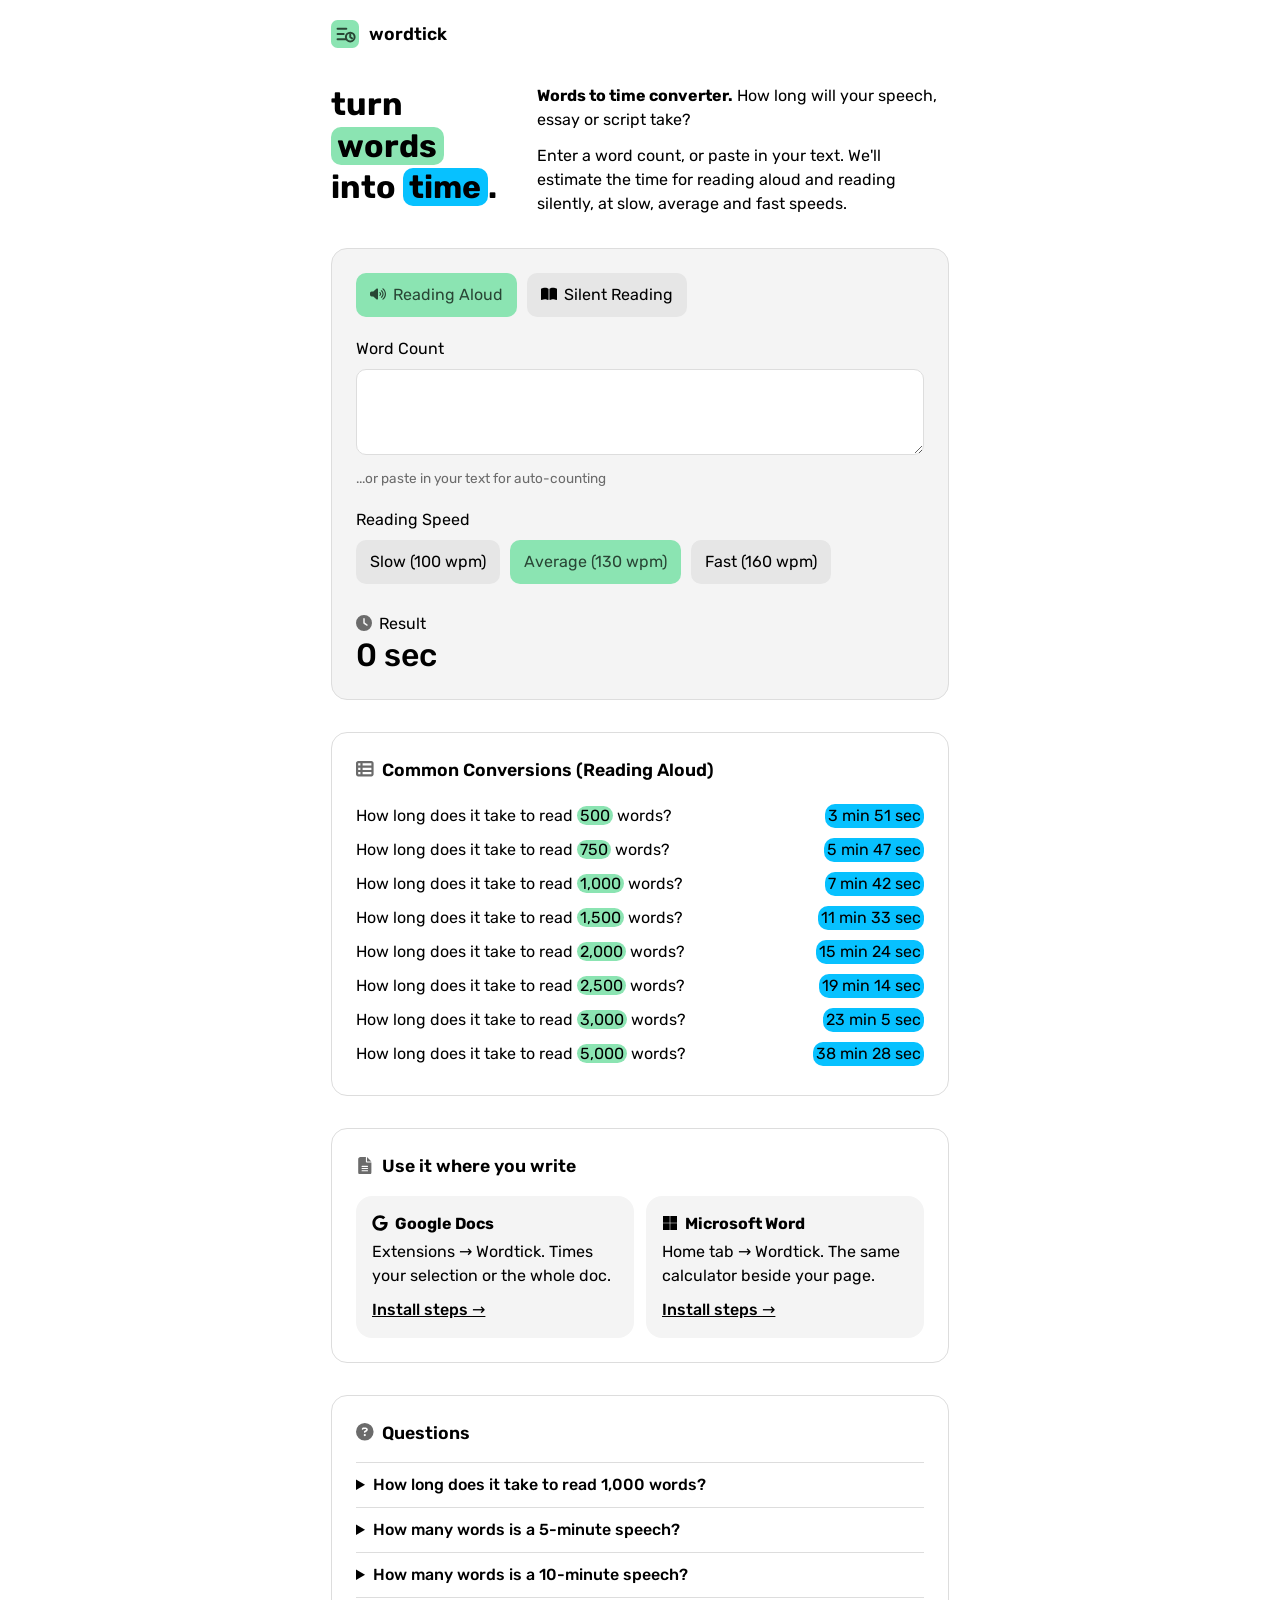
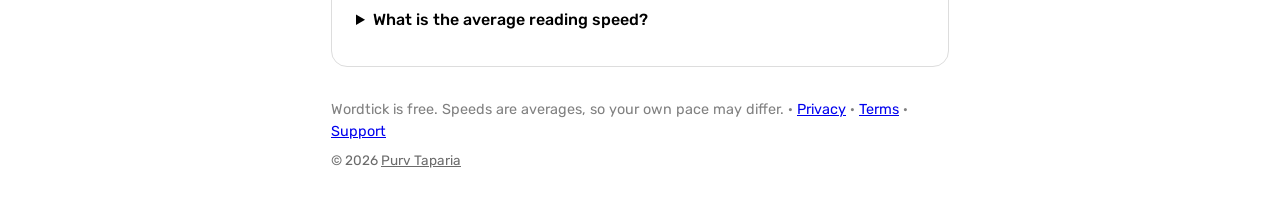
<file: web/index.html>
<!doctype html><html lang="en"><head><meta charset="utf-8"><meta name="viewport" content="width=device-width,initial-scale=1">
<title>Words to Time Converter – How Long to Read or Say Any Text | Wordtick</title>
<meta name="description" content="Free words to time calculator. Paste your text or enter a word count to see how long it takes to read aloud or silently. Also available for Google Docs and Microsoft Word.">
<link rel="canonical" href="https://wordtick.vercel.app/">
<meta property="og:title" content="Words to Time Converter | Wordtick"><meta property="og:description" content="Free words to time calculator: see how long any text takes to read aloud or silently."><meta property="og:url" content="https://wordtick.vercel.app/"><meta property="og:type" content="website"><meta property="og:image" content="https://wordtick.vercel.app/store/shot-site-1280x800.png"><meta name="twitter:card" content="summary_large_image">
<script type="application/ld+json">{"@context":"https://schema.org","@type":"WebApplication","name":"Wordtick – Words to Time Converter","url":"https://wordtick.vercel.app/","applicationCategory":"UtilitiesApplication","operatingSystem":"Any","offers":{"@type":"Offer","price":"0","priceCurrency":"USD"}}</script>
<link rel="icon" href="logo.svg"><link rel="stylesheet" href="style.css">
<style>
.page{max-width:650px;margin:0 auto;padding:0 16px}
.top{display:flex;align-items:center;gap:10px;padding:20px 0 0;font-weight:600;font-size:1.1rem}.top img{width:28px;height:28px}
.hero{display:grid;grid-template-columns:auto 1fr;gap:20px 40px;align-items:start;margin:36px 0 32px}
h1{font-size:2rem;line-height:1.3;font-weight:700;margin:0}.hero p{margin:0 0 12px}.hero p:last-child{margin:0}
@media(max-width:560px){.hero{grid-template-columns:1fr}}
.box{border:1px solid var(--line);border-radius:var(--rl);padding:24px;margin-top:32px}
h2{font-size:1.1rem;font-weight:600;margin:0 0 16px}
.row{display:flex;justify-content:space-between;gap:12px;padding:5px 0;flex-wrap:wrap}
.row span:last-child{white-space:nowrap}
details{padding:10px 0;border-top:1px solid var(--line)}summary{cursor:pointer;font-weight:500}details p{margin:8px 0 0;color:var(--mute)}
.add{display:grid;grid-template-columns:1fr 1fr;gap:12px}@media(max-width:560px){.add{grid-template-columns:1fr}}
.add div{background:var(--card);border-radius:var(--rl);padding:16px}.add b{display:block;margin-bottom:4px}.add a{display:block;margin-top:10px;color:inherit;font-weight:500}
footer{color:#808080;margin:32px 0 40px;font-size:.9rem}
</style></head><body><div class="page">
<div class="top"><img src="logo.svg" alt="">wordtick</div>
<div class="hero"><h1>turn<br><span class="m">words</span><br>into <span class="c">time</span>.</h1>
<div><p><strong>Words to time converter.</strong> How long will your speech, essay or script take?</p><p>Enter a word count, or paste in your text. We'll estimate the time for reading aloud and reading silently, at slow, average and fast speeds.</p></div></div>
<div id="app"></div>
<div class="box"><h2 data-i="table-list">Common Conversions (Reading Aloud)</h2><div id="tbl"></div></div>
<div class="box"><h2 data-i="file-lines">Use it where you write</h2><div class="add"><div><b data-i="google">Google Docs</b>Extensions → Wordtick. Times your selection or the whole doc.<a href="docs.html">Install steps →</a></div><div><b data-i="microsoft">Microsoft Word</b>Home tab → Wordtick. The same calculator beside your page.<a href="word.html">Install steps →</a></div></div></div>
<div class="box"><h2 data-i="circle-question">Questions</h2><div id="faq"></div></div>
<footer>Wordtick is free. Speeds are averages, so your own pace may differ. · <a href="privacy.html">Privacy</a> · <a href="terms.html">Terms</a> · <a href="support.html">Support</a><span class="copy">© 2026 <a href="https://tapariapurv.github.io" target="_blank" rel="noopener">Purv Taparia</a></span></footer>
</div>
<script src="core.js"></script>
<script>
WP.mount(document.getElementById('app'));
document.querySelectorAll('[data-i]').forEach(function(e){e.insertAdjacentHTML('afterbegin',WP.icon(e.dataset.i))});
document.getElementById('tbl').innerHTML=[500,750,1000,1500,2000,2500,3000,5000].map(function(n){
 return'<div class="row"><span>How long does it take to read <span class="m">'+n.toLocaleString()+'</span> words?</span><span class="c">'+WP.fmt(n,130)+'</span></div>'}).join('');
var q=[['How long does it take to read 1,000 words?','About '+WP.fmt(1000,130)+' out loud at an average 130 words per minute, or '+WP.fmt(1000,250)+' silently at 250.'],
['How many words is a 5-minute speech?','Around 650 words at an average speaking pace of 130 words per minute.'],
['How many words is a 10-minute speech?','Around 1,300 words at an average speaking pace of 130 words per minute.'],
['What is the average reading speed?','Reading aloud averages about 130 words per minute. Silent reading is faster, around 250.']];
document.getElementById('faq').innerHTML=q.map(function(x){return'<details><summary>'+x[0]+'</summary><p>'+x[1]+'</p></details>'}).join('');
document.head.insertAdjacentHTML('beforeend','<script type="application/ld+json">'+JSON.stringify({'@context':'https://schema.org','@type':'FAQPage',mainEntity:q.map(function(x){return{'@type':'Question',name:x[0],acceptedAnswer:{'@type':'Answer',text:x[1]}}})})+'<\/script>');
</script></body></html>
</file>
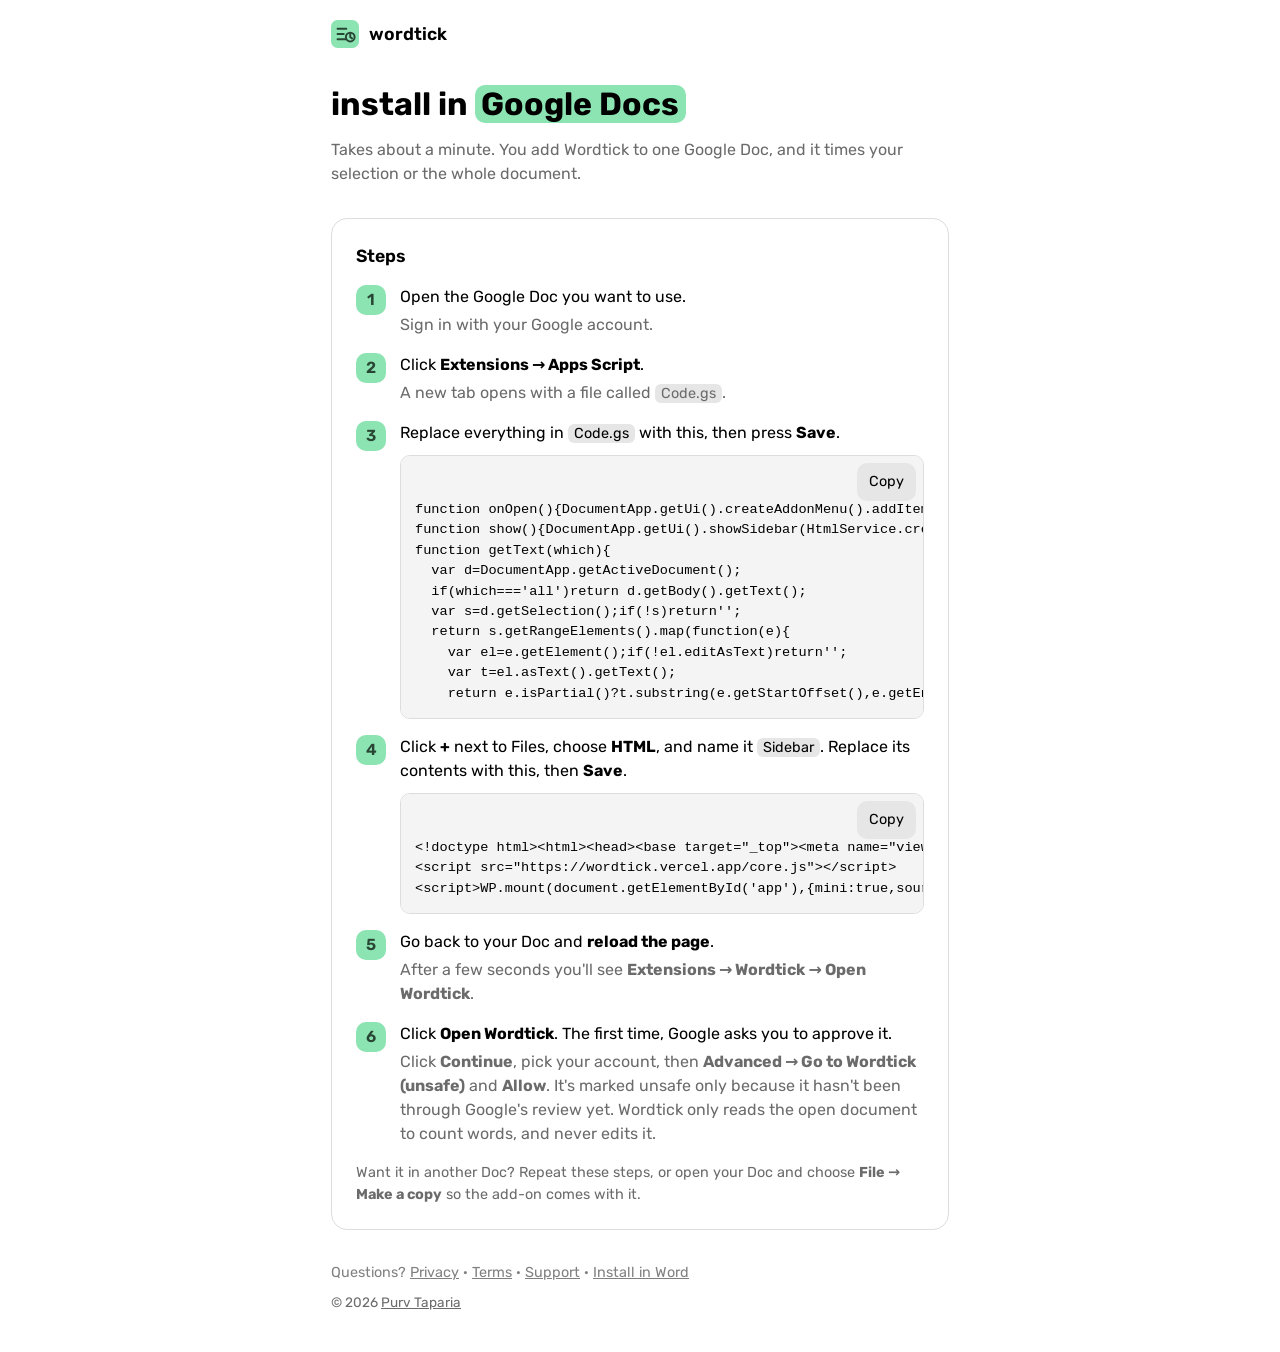
<file: web/docs.html>
<!doctype html><html lang="en"><head><meta charset="utf-8"><meta name="viewport" content="width=device-width,initial-scale=1">
<title>Install Wordtick in Google Docs</title>
<meta name="description" content="Add the free Wordtick words-to-time calculator to a Google Doc in about a minute. No store needed.">
<link rel="canonical" href="https://wordtick.vercel.app/docs.html"><link rel="icon" href="logo.svg"><link rel="stylesheet" href="style.css"><link rel="stylesheet" href="install.css"></head><body><div class="page">
<a class="top" href="/"><img src="logo.svg" alt="">wordtick</a>
<h1>install in <span class="m">Google Docs</span></h1>
<p class="lead">Takes about a minute. You add Wordtick to one Google Doc, and it times your selection or the whole document.</p>
<div class="box"><h2>Steps</h2><ol>
<li>Open the Google Doc you want to use.<p>Sign in with your Google account.</p></li>
<li>Click <b>Extensions → Apps Script</b>.<p>A new tab opens with a file called <code>Code.gs</code>.</p></li>
<li>Replace everything in <code>Code.gs</code> with this, then press <b>Save</b>.
<div class="code"><button type="button" data-c="c1">Copy</button><pre id="c1">function onOpen(){DocumentApp.getUi().createAddonMenu().addItem('Open Wordtick','show').addToUi()}
function show(){DocumentApp.getUi().showSidebar(HtmlService.createHtmlOutputFromFile('Sidebar').setTitle('Wordtick'))}
function getText(which){
  var d=DocumentApp.getActiveDocument();
  if(which==='all')return d.getBody().getText();
  var s=d.getSelection();if(!s)return'';
  return s.getRangeElements().map(function(e){
    var el=e.getElement();if(!el.editAsText)return'';
    var t=el.asText().getText();
    return e.isPartial()?t.substring(e.getStartOffset(),e.getEndOffsetInclusive()+1):t}).join(' ')}</pre></div></li>
<li>Click <b>+</b> next to Files, choose <b>HTML</b>, and name it <code>Sidebar</code>. Replace its contents with this, then <b>Save</b>.
<div class="code"><button type="button" data-c="c2">Copy</button><pre id="c2">&lt;!doctype html&gt;&lt;html&gt;&lt;head&gt;&lt;base target="_top"&gt;&lt;meta name="viewport" content="width=device-width,initial-scale=1"&gt;&lt;link rel="stylesheet" href="https://wordtick.vercel.app/style.css"&gt;&lt;/head&gt;&lt;body&gt;&lt;div id="app"&gt;&lt;/div&gt;
&lt;script src="https://wordtick.vercel.app/core.js"&gt;&lt;/script&gt;
&lt;script&gt;WP.mount(document.getElementById('app'),{mini:true,source:function(w,set){google.script.run.withSuccessHandler(set).getText(w)}});&lt;/script&gt;&lt;/body&gt;&lt;/html&gt;</pre></div></li>
<li>Go back to your Doc and <b>reload the page</b>.<p>After a few seconds you'll see <b>Extensions → Wordtick → Open Wordtick</b>.</p></li>
<li>Click <b>Open Wordtick</b>. The first time, Google asks you to approve it.<p>Click <b>Continue</b>, pick your account, then <b>Advanced → Go to Wordtick (unsafe)</b> and <b>Allow</b>. It's marked unsafe only because it hasn't been through Google's review yet. Wordtick only reads the open document to count words, and never edits it.</p></li>
</ol>
<p class="note">Want it in another Doc? Repeat these steps, or open your Doc and choose <b>File → Make a copy</b> so the add-on comes with it.</p></div>
<footer>Questions? <a href="privacy.html">Privacy</a> · <a href="terms.html">Terms</a> · <a href="support.html">Support</a> · <a href="word.html">Install in Word</a><span class="copy">© 2026 <a href="https://tapariapurv.github.io" target="_blank" rel="noopener">Purv Taparia</a></span></footer>
</div>
<script>
document.querySelectorAll('.code button').forEach(function(b){b.onclick=function(){
 var t=document.getElementById(b.dataset.c).textContent;
 (navigator.clipboard?navigator.clipboard.writeText(t):Promise.reject()).catch(function(){
  var r=document.createRange();r.selectNodeContents(document.getElementById(b.dataset.c));var s=getSelection();s.removeAllRanges();s.addRange(r);document.execCommand('copy')});
 b.textContent='Copied';setTimeout(function(){b.textContent='Copy'},1500)}});
</script></body></html>
</file>
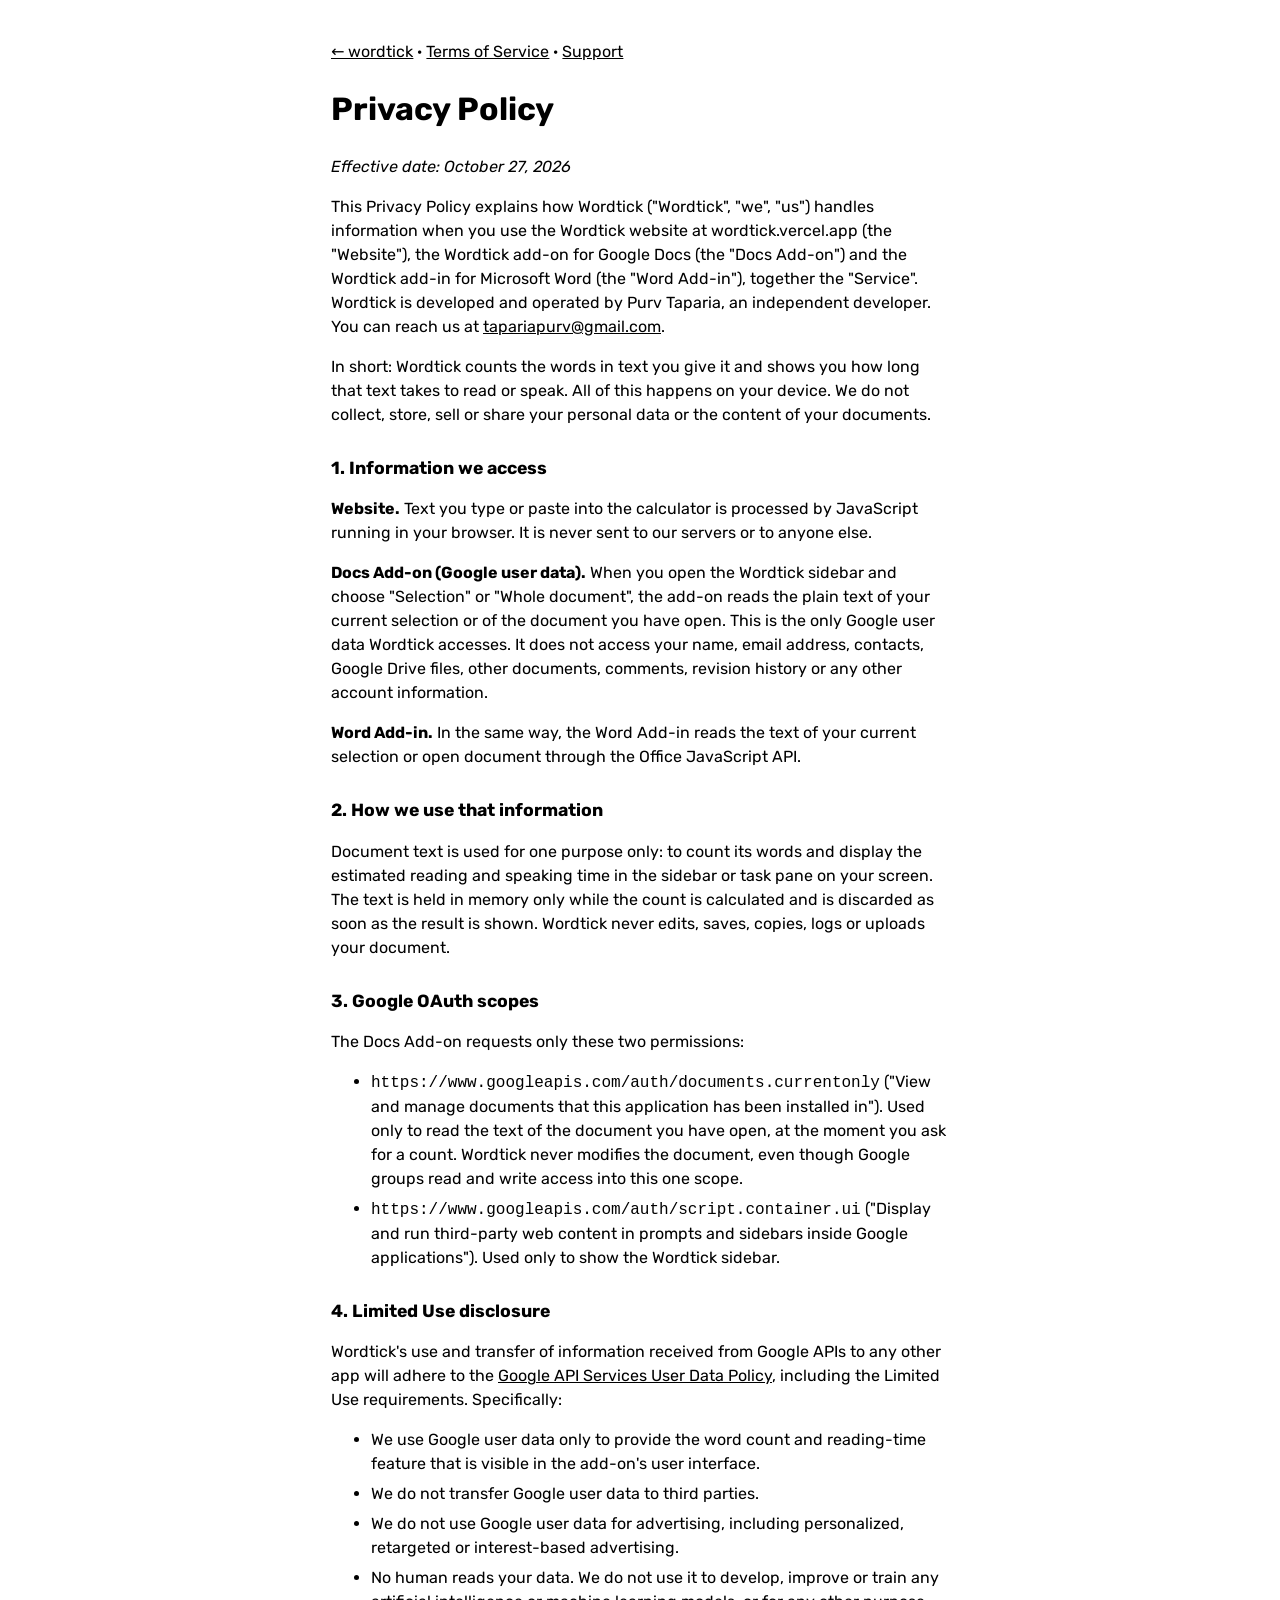
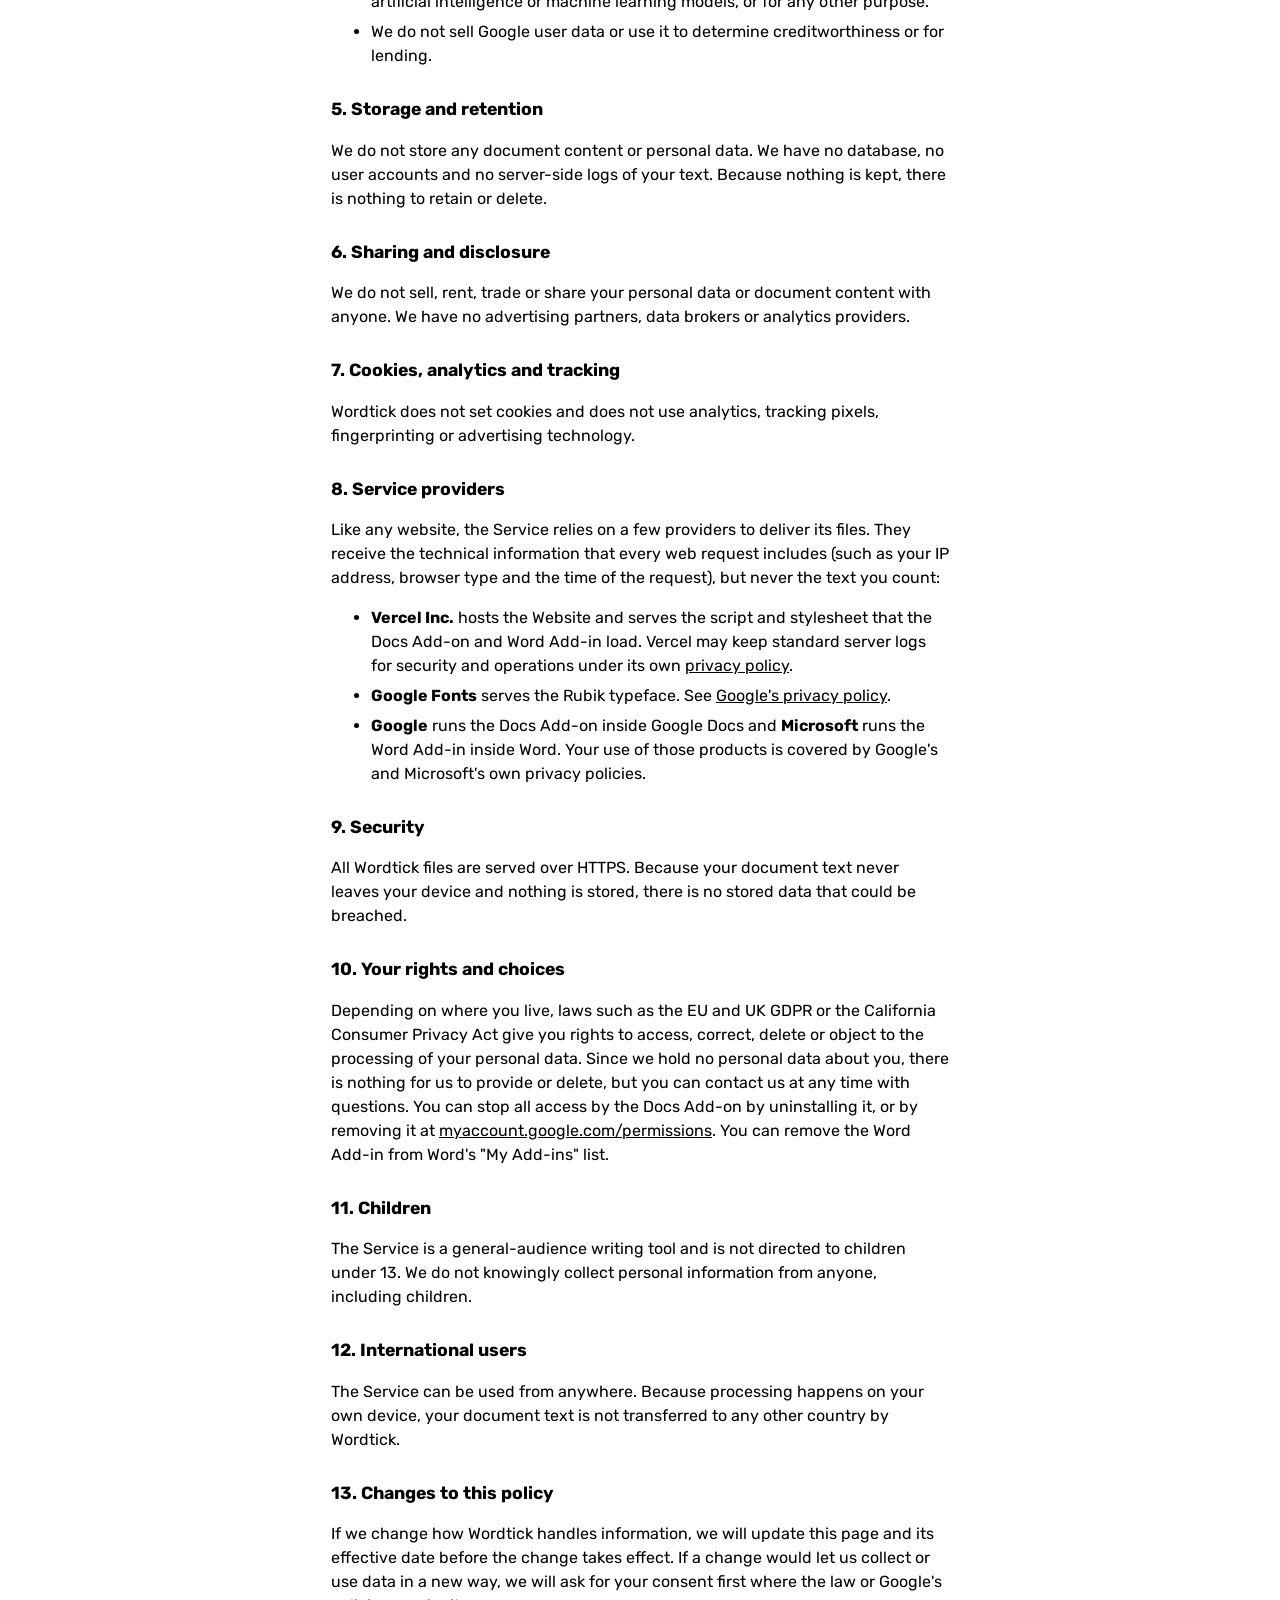
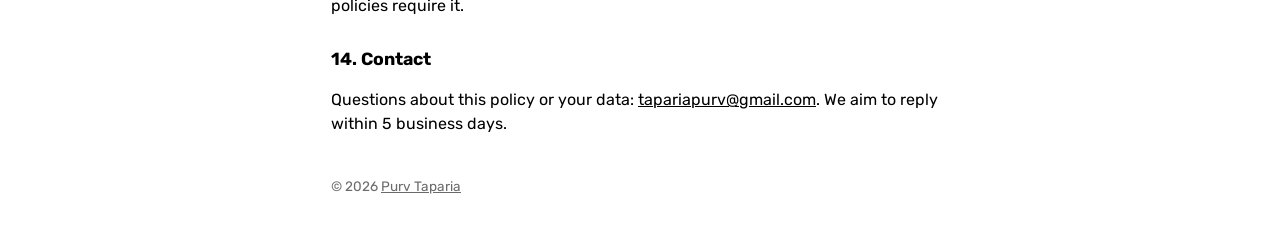
<file: web/privacy.html>
<!doctype html><html lang="en"><head><meta charset="utf-8"><meta name="viewport" content="width=device-width,initial-scale=1"><title>Privacy Policy – Wordtick</title><link rel="icon" href="logo.svg"><link rel="stylesheet" href="style.css">
<style>main{max-width:650px;margin:0 auto;padding:24px 16px 48px}h1{font-size:2rem}h2{font-size:1.1rem;margin-top:28px}a{color:inherit}li{margin:6px 0}</style></head><body><main>
<p><a href="/">← wordtick</a> · <a href="terms.html">Terms of Service</a> · <a href="support.html">Support</a></p>
<h1>Privacy Policy</h1>
<p><em>Effective date: October 27, 2026</em></p>
<p>This Privacy Policy explains how Wordtick ("Wordtick", "we", "us") handles information when you use the Wordtick website at wordtick.vercel.app (the "Website"), the Wordtick add-on for Google Docs (the "Docs Add-on") and the Wordtick add-in for Microsoft Word (the "Word Add-in"), together the "Service". Wordtick is developed and operated by Purv Taparia, an independent developer. You can reach us at <a href="mailto:tapariapurv@gmail.com">tapariapurv@gmail.com</a>.</p>
<p>In short: Wordtick counts the words in text you give it and shows you how long that text takes to read or speak. All of this happens on your device. We do not collect, store, sell or share your personal data or the content of your documents.</p>

<h2>1. Information we access</h2>
<p><strong>Website.</strong> Text you type or paste into the calculator is processed by JavaScript running in your browser. It is never sent to our servers or to anyone else.</p>
<p><strong>Docs Add-on (Google user data).</strong> When you open the Wordtick sidebar and choose "Selection" or "Whole document", the add-on reads the plain text of your current selection or of the document you have open. This is the only Google user data Wordtick accesses. It does not access your name, email address, contacts, Google Drive files, other documents, comments, revision history or any other account information.</p>
<p><strong>Word Add-in.</strong> In the same way, the Word Add-in reads the text of your current selection or open document through the Office JavaScript API.</p>

<h2>2. How we use that information</h2>
<p>Document text is used for one purpose only: to count its words and display the estimated reading and speaking time in the sidebar or task pane on your screen. The text is held in memory only while the count is calculated and is discarded as soon as the result is shown. Wordtick never edits, saves, copies, logs or uploads your document.</p>

<h2>3. Google OAuth scopes</h2>
<p>The Docs Add-on requests only these two permissions:</p>
<ul>
<li><code>https://www.googleapis.com/auth/documents.currentonly</code> ("View and manage documents that this application has been installed in"). Used only to read the text of the document you have open, at the moment you ask for a count. Wordtick never modifies the document, even though Google groups read and write access into this one scope.</li>
<li><code>https://www.googleapis.com/auth/script.container.ui</code> ("Display and run third-party web content in prompts and sidebars inside Google applications"). Used only to show the Wordtick sidebar.</li>
</ul>

<h2>4. Limited Use disclosure</h2>
<p>Wordtick's use and transfer of information received from Google APIs to any other app will adhere to the <a href="https://developers.google.com/terms/api-services-user-data-policy">Google API Services User Data Policy</a>, including the Limited Use requirements. Specifically:</p>
<ul>
<li>We use Google user data only to provide the word count and reading-time feature that is visible in the add-on's user interface.</li>
<li>We do not transfer Google user data to third parties.</li>
<li>We do not use Google user data for advertising, including personalized, retargeted or interest-based advertising.</li>
<li>No human reads your data. We do not use it to develop, improve or train any artificial intelligence or machine learning models, or for any other purpose.</li>
<li>We do not sell Google user data or use it to determine creditworthiness or for lending.</li>
</ul>

<h2>5. Storage and retention</h2>
<p>We do not store any document content or personal data. We have no database, no user accounts and no server-side logs of your text. Because nothing is kept, there is nothing to retain or delete.</p>

<h2>6. Sharing and disclosure</h2>
<p>We do not sell, rent, trade or share your personal data or document content with anyone. We have no advertising partners, data brokers or analytics providers.</p>

<h2>7. Cookies, analytics and tracking</h2>
<p>Wordtick does not set cookies and does not use analytics, tracking pixels, fingerprinting or advertising technology.</p>

<h2>8. Service providers</h2>
<p>Like any website, the Service relies on a few providers to deliver its files. They receive the technical information that every web request includes (such as your IP address, browser type and the time of the request), but never the text you count:</p>
<ul>
<li><strong>Vercel Inc.</strong> hosts the Website and serves the script and stylesheet that the Docs Add-on and Word Add-in load. Vercel may keep standard server logs for security and operations under its own <a href="https://vercel.com/legal/privacy-policy">privacy policy</a>.</li>
<li><strong>Google Fonts</strong> serves the Rubik typeface. See <a href="https://policies.google.com/privacy">Google's privacy policy</a>.</li>
<li><strong>Google</strong> runs the Docs Add-on inside Google Docs and <strong>Microsoft</strong> runs the Word Add-in inside Word. Your use of those products is covered by Google's and Microsoft's own privacy policies.</li>
</ul>

<h2>9. Security</h2>
<p>All Wordtick files are served over HTTPS. Because your document text never leaves your device and nothing is stored, there is no stored data that could be breached.</p>

<h2>10. Your rights and choices</h2>
<p>Depending on where you live, laws such as the EU and UK GDPR or the California Consumer Privacy Act give you rights to access, correct, delete or object to the processing of your personal data. Since we hold no personal data about you, there is nothing for us to provide or delete, but you can contact us at any time with questions. You can stop all access by the Docs Add-on by uninstalling it, or by removing it at <a href="https://myaccount.google.com/permissions">myaccount.google.com/permissions</a>. You can remove the Word Add-in from Word's "My Add-ins" list.</p>

<h2>11. Children</h2>
<p>The Service is a general-audience writing tool and is not directed to children under 13. We do not knowingly collect personal information from anyone, including children.</p>

<h2>12. International users</h2>
<p>The Service can be used from anywhere. Because processing happens on your own device, your document text is not transferred to any other country by Wordtick.</p>

<h2>13. Changes to this policy</h2>
<p>If we change how Wordtick handles information, we will update this page and its effective date before the change takes effect. If a change would let us collect or use data in a new way, we will ask for your consent first where the law or Google's policies require it.</p>

<h2>14. Contact</h2>
<p>Questions about this policy or your data: <a href="mailto:tapariapurv@gmail.com">tapariapurv@gmail.com</a>. We aim to reply within 5 business days.</p>
<footer><span class="copy">© 2026 <a href="https://tapariapurv.github.io" target="_blank" rel="noopener">Purv Taparia</a></span></footer></main></body></html>
</file>
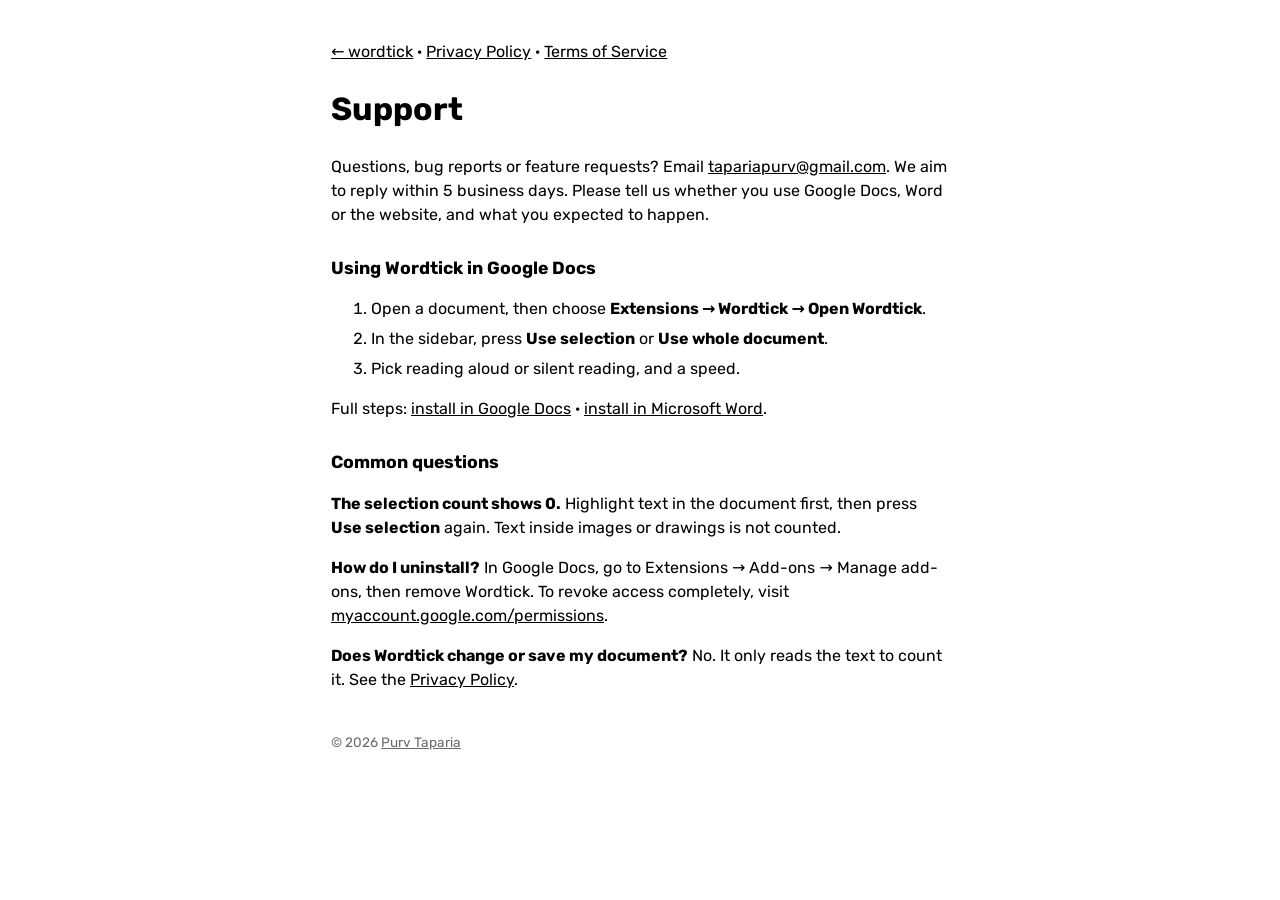
<file: web/support.html>
<!doctype html><html lang="en"><head><meta charset="utf-8"><meta name="viewport" content="width=device-width,initial-scale=1"><title>Wordtick Support</title><link rel="icon" href="logo.svg"><link rel="stylesheet" href="style.css">
<style>main{max-width:650px;margin:0 auto;padding:24px 16px 48px}h1{font-size:2rem}h2{font-size:1.1rem;margin-top:28px}a{color:inherit}li{margin:6px 0}</style></head><body><main>
<p><a href="/">← wordtick</a> · <a href="privacy.html">Privacy Policy</a> · <a href="terms.html">Terms of Service</a></p>
<h1>Support</h1>
<p>Questions, bug reports or feature requests? Email <a href="mailto:tapariapurv@gmail.com">tapariapurv@gmail.com</a>. We aim to reply within 5 business days. Please tell us whether you use Google Docs, Word or the website, and what you expected to happen.</p>
<h2>Using Wordtick in Google Docs</h2>
<ol>
<li>Open a document, then choose <strong>Extensions → Wordtick → Open Wordtick</strong>.</li>
<li>In the sidebar, press <strong>Use selection</strong> or <strong>Use whole document</strong>.</li>
<li>Pick reading aloud or silent reading, and a speed.</li>
</ol>
<p>Full steps: <a href="docs.html">install in Google Docs</a> · <a href="word.html">install in Microsoft Word</a>.</p>
<h2>Common questions</h2>
<p><strong>The selection count shows 0.</strong> Highlight text in the document first, then press <strong>Use selection</strong> again. Text inside images or drawings is not counted.</p>
<p><strong>How do I uninstall?</strong> In Google Docs, go to Extensions → Add-ons → Manage add-ons, then remove Wordtick. To revoke access completely, visit <a href="https://myaccount.google.com/permissions">myaccount.google.com/permissions</a>.</p>
<p><strong>Does Wordtick change or save my document?</strong> No. It only reads the text to count it. See the <a href="privacy.html">Privacy Policy</a>.</p>
<footer><span class="copy">© 2026 <a href="https://tapariapurv.github.io" target="_blank" rel="noopener">Purv Taparia</a></span></footer></main></body></html>
</file>
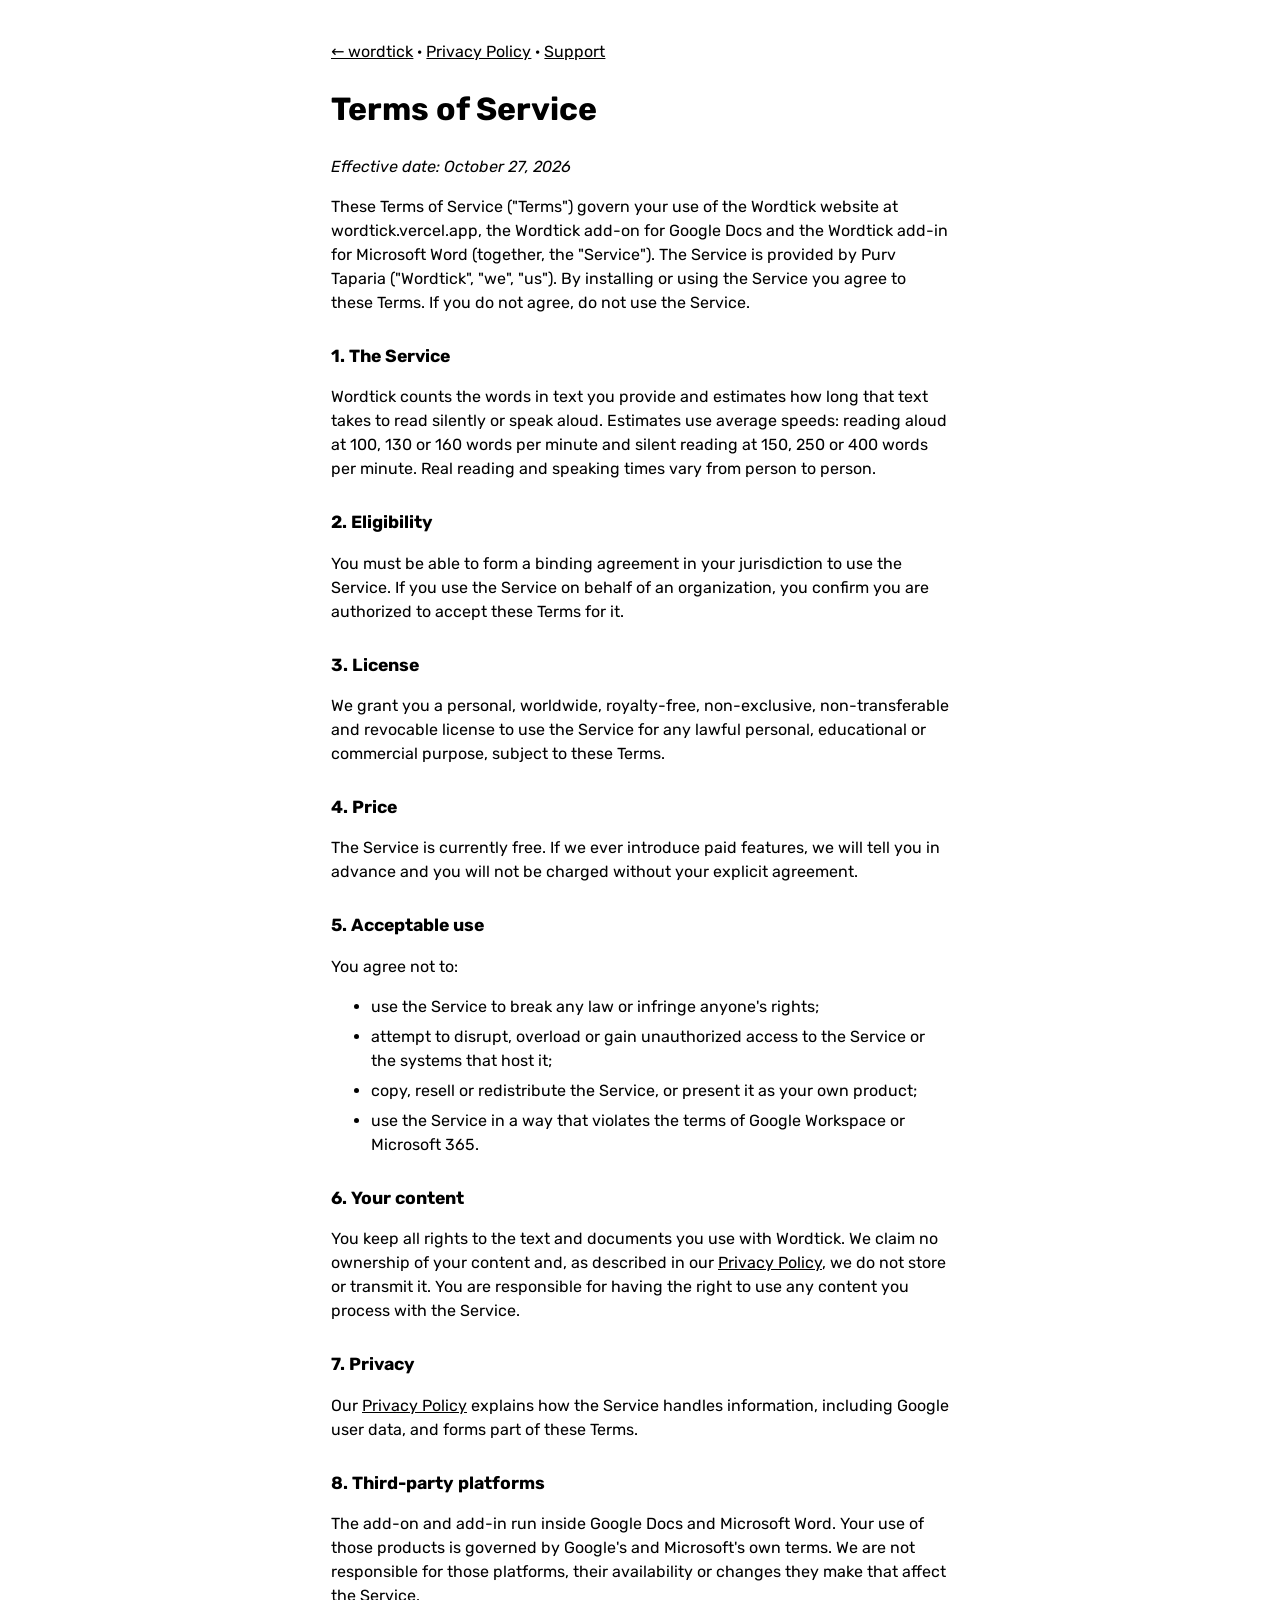
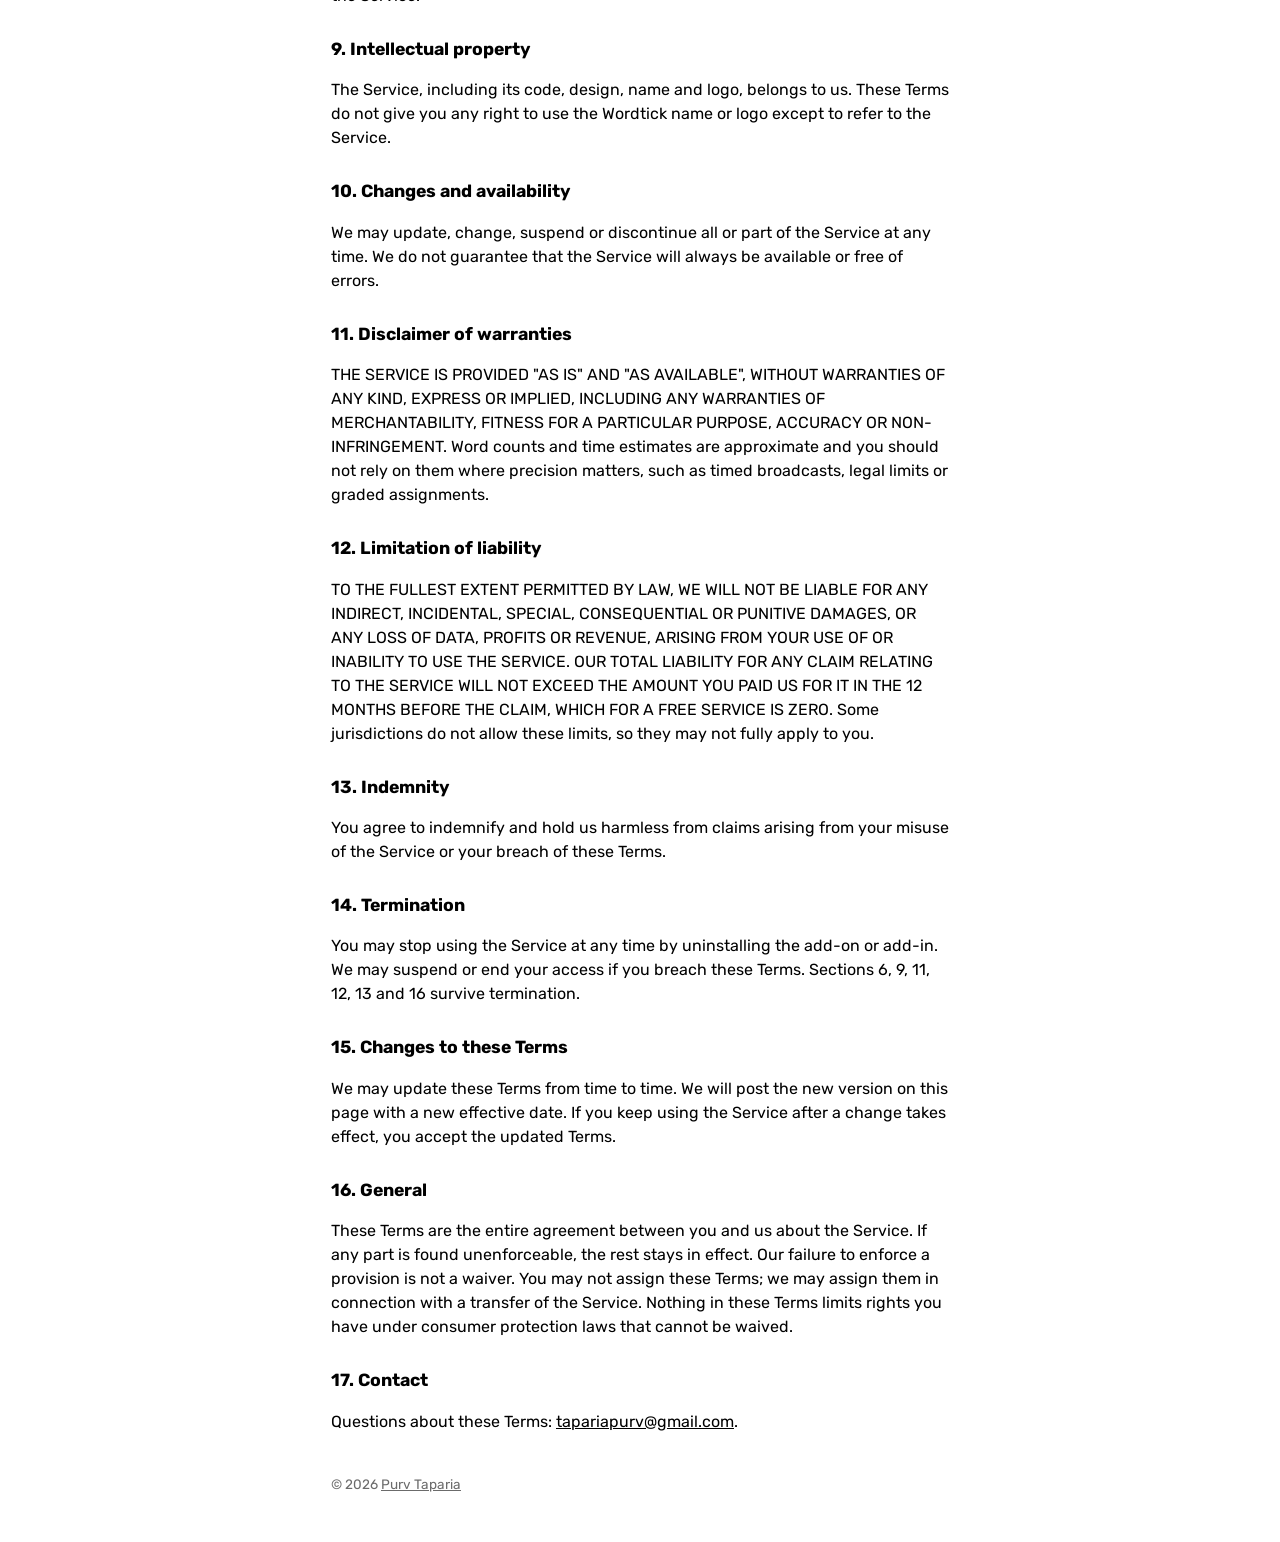
<file: web/terms.html>
<!doctype html><html lang="en"><head><meta charset="utf-8"><meta name="viewport" content="width=device-width,initial-scale=1"><title>Terms of Service – Wordtick</title><link rel="icon" href="logo.svg"><link rel="stylesheet" href="style.css">
<style>main{max-width:650px;margin:0 auto;padding:24px 16px 48px}h1{font-size:2rem}h2{font-size:1.1rem;margin-top:28px}a{color:inherit}li{margin:6px 0}</style></head><body><main>
<p><a href="/">← wordtick</a> · <a href="privacy.html">Privacy Policy</a> · <a href="support.html">Support</a></p>
<h1>Terms of Service</h1>
<p><em>Effective date: October 27, 2026</em></p>
<p>These Terms of Service ("Terms") govern your use of the Wordtick website at wordtick.vercel.app, the Wordtick add-on for Google Docs and the Wordtick add-in for Microsoft Word (together, the "Service"). The Service is provided by Purv Taparia ("Wordtick", "we", "us"). By installing or using the Service you agree to these Terms. If you do not agree, do not use the Service.</p>

<h2>1. The Service</h2>
<p>Wordtick counts the words in text you provide and estimates how long that text takes to read silently or speak aloud. Estimates use average speeds: reading aloud at 100, 130 or 160 words per minute and silent reading at 150, 250 or 400 words per minute. Real reading and speaking times vary from person to person.</p>

<h2>2. Eligibility</h2>
<p>You must be able to form a binding agreement in your jurisdiction to use the Service. If you use the Service on behalf of an organization, you confirm you are authorized to accept these Terms for it.</p>

<h2>3. License</h2>
<p>We grant you a personal, worldwide, royalty-free, non-exclusive, non-transferable and revocable license to use the Service for any lawful personal, educational or commercial purpose, subject to these Terms.</p>

<h2>4. Price</h2>
<p>The Service is currently free. If we ever introduce paid features, we will tell you in advance and you will not be charged without your explicit agreement.</p>

<h2>5. Acceptable use</h2>
<p>You agree not to:</p>
<ul>
<li>use the Service to break any law or infringe anyone's rights;</li>
<li>attempt to disrupt, overload or gain unauthorized access to the Service or the systems that host it;</li>
<li>copy, resell or redistribute the Service, or present it as your own product;</li>
<li>use the Service in a way that violates the terms of Google Workspace or Microsoft 365.</li>
</ul>

<h2>6. Your content</h2>
<p>You keep all rights to the text and documents you use with Wordtick. We claim no ownership of your content and, as described in our <a href="privacy.html">Privacy Policy</a>, we do not store or transmit it. You are responsible for having the right to use any content you process with the Service.</p>

<h2>7. Privacy</h2>
<p>Our <a href="privacy.html">Privacy Policy</a> explains how the Service handles information, including Google user data, and forms part of these Terms.</p>

<h2>8. Third-party platforms</h2>
<p>The add-on and add-in run inside Google Docs and Microsoft Word. Your use of those products is governed by Google's and Microsoft's own terms. We are not responsible for those platforms, their availability or changes they make that affect the Service.</p>

<h2>9. Intellectual property</h2>
<p>The Service, including its code, design, name and logo, belongs to us. These Terms do not give you any right to use the Wordtick name or logo except to refer to the Service.</p>

<h2>10. Changes and availability</h2>
<p>We may update, change, suspend or discontinue all or part of the Service at any time. We do not guarantee that the Service will always be available or free of errors.</p>

<h2>11. Disclaimer of warranties</h2>
<p>THE SERVICE IS PROVIDED "AS IS" AND "AS AVAILABLE", WITHOUT WARRANTIES OF ANY KIND, EXPRESS OR IMPLIED, INCLUDING ANY WARRANTIES OF MERCHANTABILITY, FITNESS FOR A PARTICULAR PURPOSE, ACCURACY OR NON-INFRINGEMENT. Word counts and time estimates are approximate and you should not rely on them where precision matters, such as timed broadcasts, legal limits or graded assignments.</p>

<h2>12. Limitation of liability</h2>
<p>TO THE FULLEST EXTENT PERMITTED BY LAW, WE WILL NOT BE LIABLE FOR ANY INDIRECT, INCIDENTAL, SPECIAL, CONSEQUENTIAL OR PUNITIVE DAMAGES, OR ANY LOSS OF DATA, PROFITS OR REVENUE, ARISING FROM YOUR USE OF OR INABILITY TO USE THE SERVICE. OUR TOTAL LIABILITY FOR ANY CLAIM RELATING TO THE SERVICE WILL NOT EXCEED THE AMOUNT YOU PAID US FOR IT IN THE 12 MONTHS BEFORE THE CLAIM, WHICH FOR A FREE SERVICE IS ZERO. Some jurisdictions do not allow these limits, so they may not fully apply to you.</p>

<h2>13. Indemnity</h2>
<p>You agree to indemnify and hold us harmless from claims arising from your misuse of the Service or your breach of these Terms.</p>

<h2>14. Termination</h2>
<p>You may stop using the Service at any time by uninstalling the add-on or add-in. We may suspend or end your access if you breach these Terms. Sections 6, 9, 11, 12, 13 and 16 survive termination.</p>

<h2>15. Changes to these Terms</h2>
<p>We may update these Terms from time to time. We will post the new version on this page with a new effective date. If you keep using the Service after a change takes effect, you accept the updated Terms.</p>

<h2>16. General</h2>
<p>These Terms are the entire agreement between you and us about the Service. If any part is found unenforceable, the rest stays in effect. Our failure to enforce a provision is not a waiver. You may not assign these Terms; we may assign them in connection with a transfer of the Service. Nothing in these Terms limits rights you have under consumer protection laws that cannot be waived.</p>

<h2>17. Contact</h2>
<p>Questions about these Terms: <a href="mailto:tapariapurv@gmail.com">tapariapurv@gmail.com</a>.</p>
<footer><span class="copy">© 2026 <a href="https://tapariapurv.github.io" target="_blank" rel="noopener">Purv Taparia</a></span></footer></main></body></html>
</file>
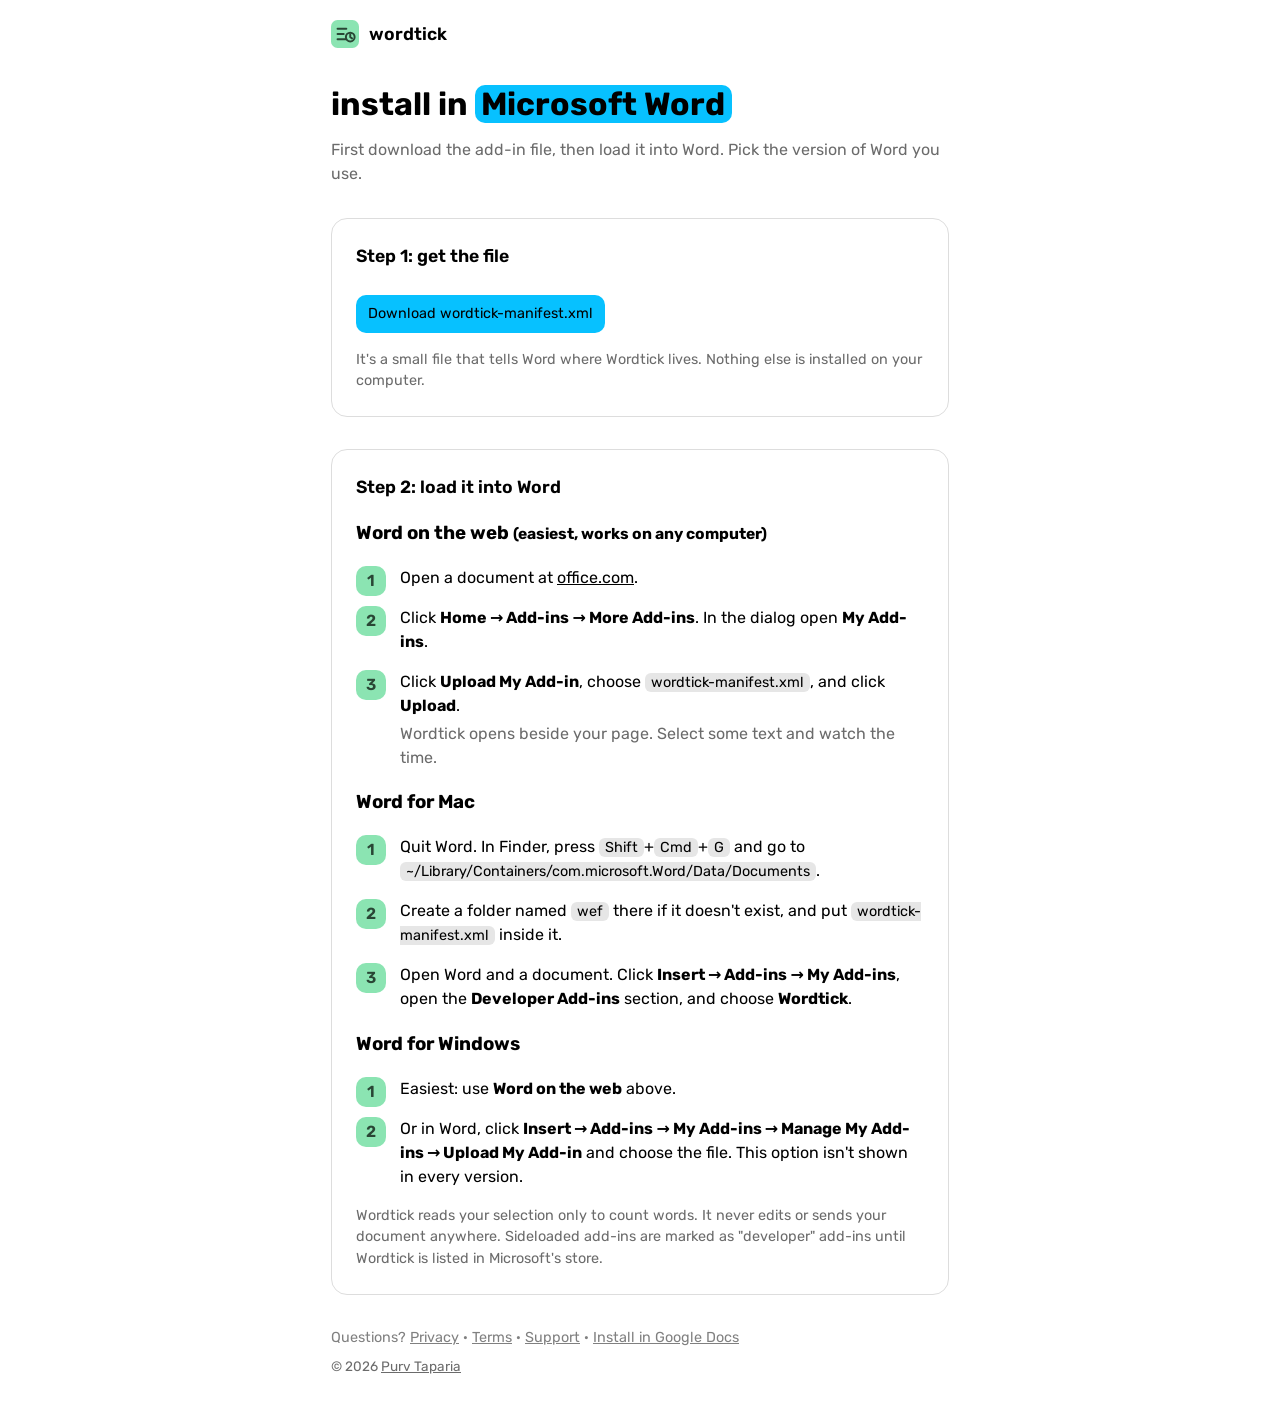
<file: web/word.html>
<!doctype html><html lang="en"><head><meta charset="utf-8"><meta name="viewport" content="width=device-width,initial-scale=1">
<title>Install Wordtick in Microsoft Word</title>
<meta name="description" content="Add the free Wordtick words-to-time calculator to Microsoft Word. Works in Word on the web and Word for Mac.">
<link rel="canonical" href="https://wordtick.vercel.app/word.html"><link rel="icon" href="logo.svg"><link rel="stylesheet" href="style.css"><link rel="stylesheet" href="install.css"></head><body><div class="page">
<a class="top" href="/"><img src="logo.svg" alt="">wordtick</a>
<h1>install in <span class="c">Microsoft Word</span></h1>
<p class="lead">First download the add-in file, then load it into Word. Pick the version of Word you use.</p>
<div class="box"><h2>Step 1: get the file</h2>
<a class="btn go" href="word/manifest.xml" download="wordtick-manifest.xml">Download wordtick-manifest.xml</a>
<p class="note">It's a small file that tells Word where Wordtick lives. Nothing else is installed on your computer.</p></div>

<div class="box"><h2>Step 2: load it into Word</h2>
<h3>Word on the web <small>(easiest, works on any computer)</small></h3>
<ol>
<li>Open a document at <a href="https://www.office.com/launch/word">office.com</a>.</li>
<li>Click <b>Home → Add-ins → More Add-ins</b>. In the dialog open <b>My Add-ins</b>.</li>
<li>Click <b>Upload My Add-in</b>, choose <code>wordtick-manifest.xml</code>, and click <b>Upload</b>.<p>Wordtick opens beside your page. Select some text and watch the time.</p></li>
</ol>
<h3>Word for Mac</h3>
<ol>
<li>Quit Word. In Finder, press <kbd>Shift</kbd>+<kbd>Cmd</kbd>+<kbd>G</kbd> and go to <code>~/Library/Containers/com.microsoft.Word/Data/Documents</code>.</li>
<li>Create a folder named <code>wef</code> there if it doesn't exist, and put <code>wordtick-manifest.xml</code> inside it.</li>
<li>Open Word and a document. Click <b>Insert → Add-ins → My Add-ins</b>, open the <b>Developer Add-ins</b> section, and choose <b>Wordtick</b>.</li>
</ol>
<h3>Word for Windows</h3>
<ol>
<li>Easiest: use <b>Word on the web</b> above.</li>
<li>Or in Word, click <b>Insert → Add-ins → My Add-ins → Manage My Add-ins → Upload My Add-in</b> and choose the file. This option isn't shown in every version.</li>
</ol>
<p class="note">Wordtick reads your selection only to count words. It never edits or sends your document anywhere. Sideloaded add-ins are marked as "developer" add-ins until Wordtick is listed in Microsoft's store.</p></div>
<footer>Questions? <a href="privacy.html">Privacy</a> · <a href="terms.html">Terms</a> · <a href="support.html">Support</a> · <a href="docs.html">Install in Google Docs</a><span class="copy">© 2026 <a href="https://tapariapurv.github.io" target="_blank" rel="noopener">Purv Taparia</a></span></footer>
</div></body></html>
</file>
<file: web/style.css>
@import url('https://fonts.googleapis.com/css2?family=Rubik:wght@400;500;600;700&display=swap');
:root{--bg:#fff;--card:#f4f4f4;--ink:#000;--mute:#6b6b6b;--line:#ddd;--chip:#e6e6e6;--mint:#8be4b2;--mint-ink:#294635;--cyan:#07c1ff;--cyan-ink:#000;--field:#fff;--ease:cubic-bezier(.23,1,.32,1);--r:10px;--rl:16px}
@media (prefers-color-scheme:dark){:root{--bg:#111;--card:#1c1c1c;--ink:#f2f2f2;--mute:#9a9a9a;--line:#333;--chip:#2a2a2a;--field:#111}}
*{box-sizing:border-box}
body{margin:0;background:var(--bg);color:var(--ink);font:16px/1.5 Rubik,system-ui,-apple-system,"Segoe UI",sans-serif}
.m{background:var(--mint);color:#000;padding:0 .2em;border-radius:var(--r)}
.c{background:var(--cyan);color:#000;padding:0 .2em;border-radius:var(--r)}
.wp{background:var(--card);border:1px solid var(--line);border-radius:var(--rl);padding:24px;max-width:650px;margin:0 auto}
.wp label{display:block;margin:20px 0 8px}.wp>label:first-child,.wp>.seg:first-child+label{margin-top:20px}
.wp textarea{width:100%;min-height:72px;font:inherit;font-size:1.25rem;color:var(--ink);background:var(--field);border:1px solid var(--line);border-radius:var(--r);padding:12px;resize:vertical}
.wp textarea:focus{outline:2px solid var(--mint);outline-offset:0;border-color:var(--mint)}
.wp small{display:block;color:var(--mute);margin-top:6px;font-size:.85rem}
.seg{display:flex;flex-wrap:wrap;gap:10px}
.seg button{font:inherit;color:var(--ink);background:var(--chip);border:0;border-radius:var(--r);padding:10px 14px;cursor:pointer;transition:background .12s var(--ease),transform .1s var(--ease)}
@media (hover:hover){.seg button:hover{filter:brightness(.96)}}
.seg button:active{transform:scale(.97)}
.seg button:focus-visible{outline:2px solid var(--ink);outline-offset:2px}
.seg button[aria-pressed=true]{background:var(--mint);color:var(--mint-ink)}
.wp .seg button small{display:inline;margin:0;color:inherit;font-size:inherit;opacity:.8}
.res{margin-top:28px}.res span{display:block}.res b{display:block;font-size:2rem;font-weight:500;line-height:1.2}
.res .d{color:var(--mute);font-size:.85rem}
.src{margin-bottom:4px}.src button[aria-pressed]{}
.wp.mini{border:0;padding:16px;max-width:none;background:var(--bg)}
@media (prefers-reduced-motion:reduce){*{transition-duration:.01ms!important}}
.wp.mini .seg button{padding:8px 10px;font-size:.9rem}.wp.mini textarea{font-size:1rem}.wp.mini .res b{font-size:1.75rem}
.ic{width:1em;height:1em;vertical-align:-.125em;margin-right:.45em}.res span .ic{color:var(--mute)}h2 .ic{color:var(--mute)}

.wp .hd{display:flex;align-items:center;gap:8px;font-weight:600;font-size:1.05rem}.wp .logo{width:24px;height:24px}
.wp .hero{font-size:1.4rem;font-weight:700;line-height:1.3;margin:10px 0 16px}
.wp input{width:100%;font:inherit;color:var(--ink);background:var(--field);border:1px solid var(--line);border-radius:var(--r);padding:10px 12px}
.wp input:focus{outline:2px solid var(--mint);border-color:var(--mint)}
.copy{display:block;margin-top:8px;color:var(--mute);font-size:.85rem}.copy a{color:inherit}main>footer{margin-top:40px}.wp>.copy{text-align:center;margin-top:16px}
</file>
<file: web/install.css>
.page{max-width:650px;margin:0 auto;padding:0 16px 40px}
.top{display:flex;align-items:center;gap:10px;padding:20px 0 0;font-weight:600;font-size:1.1rem;color:inherit;text-decoration:none}.top img{width:28px;height:28px}
h1{font-size:2rem;line-height:1.3;font-weight:700;margin:36px 0 12px}
h2{font-size:1.1rem;font-weight:600;margin:0 0 16px}
.lead{margin:0 0 8px;color:var(--mute)}
.box{border:1px solid var(--line);border-radius:var(--rl);padding:24px;margin-top:32px}
ol{list-style:none;counter-reset:s;margin:0;padding:0}
ol li{counter-increment:s;position:relative;padding:0 0 16px 44px}ol li:last-child{padding-bottom:0}
ol li::before{content:counter(s);position:absolute;left:0;top:0;width:30px;height:30px;border-radius:var(--r);background:var(--mint);color:var(--mint-ink);font-weight:600;display:grid;place-items:center}
li p{margin:4px 0 0;color:var(--mute)}
code,kbd{font:inherit;font-size:.9em;background:var(--chip);border-radius:6px;padding:1px 6px}
.code{position:relative;margin-top:10px}
.code pre{margin:0;background:var(--card);border:1px solid var(--line);border-radius:var(--r);padding:44px 14px 14px;overflow:auto;font:.85rem/1.5 ui-monospace,SFMono-Regular,Menlo,monospace;white-space:pre}
.code button,.btn{font:inherit;font-size:.9rem;color:var(--ink);background:var(--chip);border:0;border-radius:var(--r);padding:8px 12px;cursor:pointer;text-decoration:none;display:inline-block;transition:background .12s var(--ease),transform .1s var(--ease)}
.code button{position:absolute;top:8px;right:8px}
.btn.go{background:var(--cyan);color:#000;margin-top:10px}
@media (hover:hover){.code button:hover,.btn:hover{filter:brightness(.96)}}
.code button:active,.btn:active{transform:scale(.97)}
.code button:focus-visible,.btn:focus-visible{outline:2px solid var(--ink);outline-offset:2px}
.tabs{display:flex;flex-wrap:wrap;gap:10px;margin-bottom:16px}
.note{color:var(--mute);font-size:.9rem;margin:16px 0 0}
a{color:inherit}
footer{color:#808080;margin:32px 0 0;font-size:.9rem}
</file>
